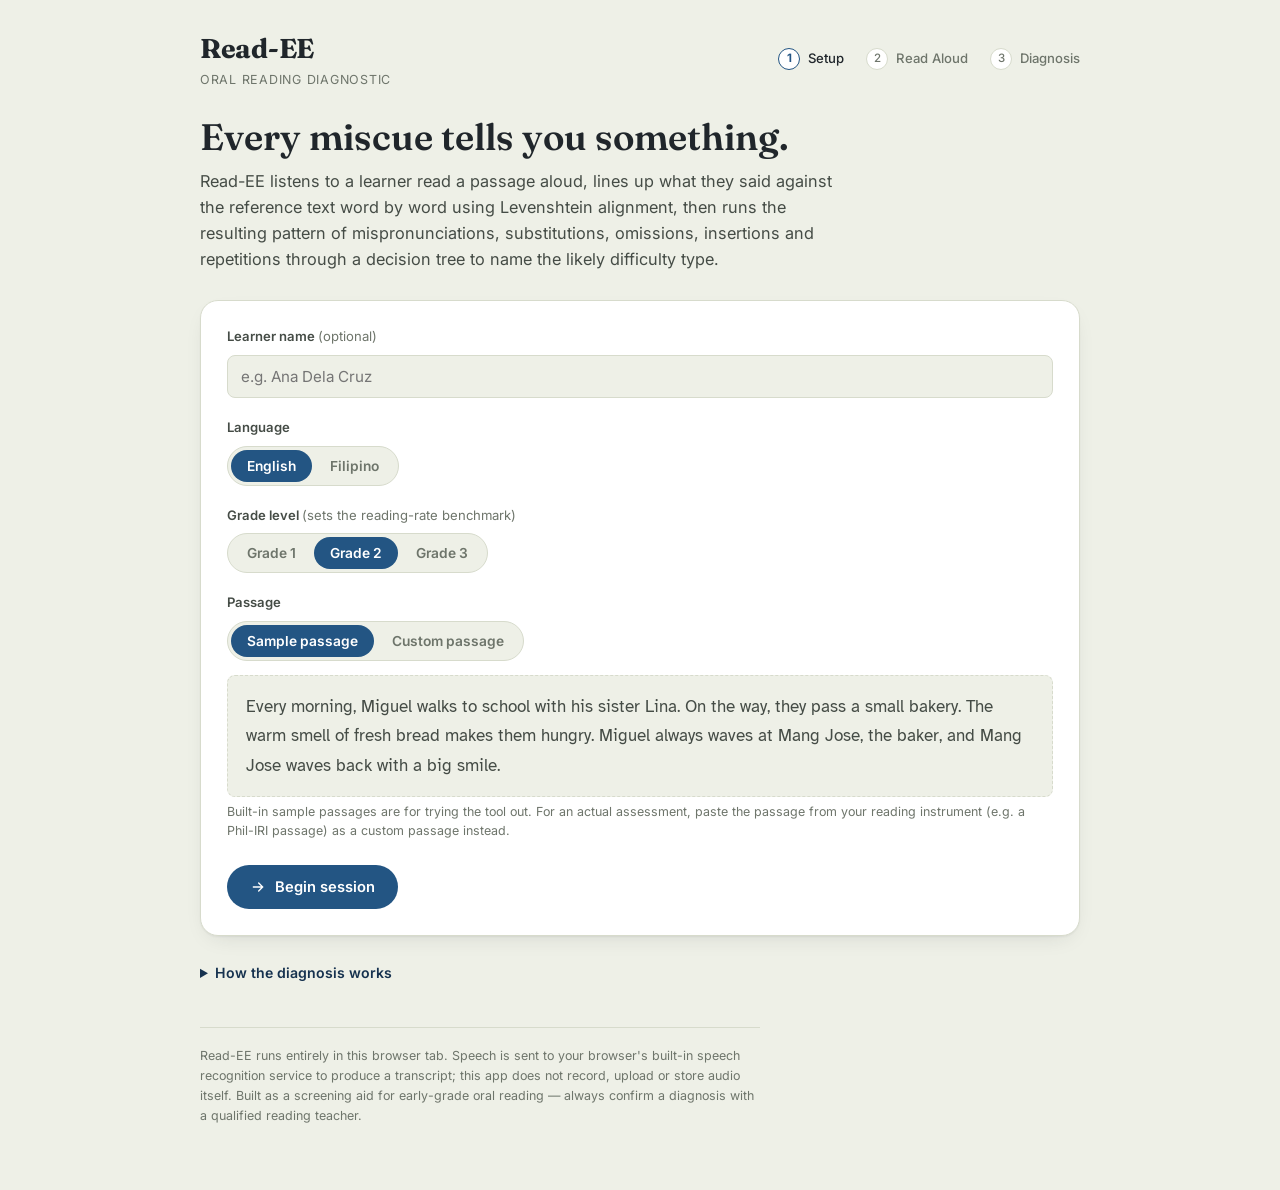
<file: index.html>
<!DOCTYPE html>
<html lang="en">
<head>
<meta charset="UTF-8" />
<meta name="viewport" content="width=device-width, initial-scale=1" />
<title>Read-EE — Oral Reading Diagnostic Tool</title>
<link rel="preconnect" href="https://fonts.googleapis.com">
<link rel="preconnect" href="https://fonts.gstatic.com" crossorigin>
<link href="https://fonts.googleapis.com/css2?family=Fraunces:opsz,wght@9..144,400;9..144,500;9..144,600;9..144,700&family=Atkinson+Hyperlegible:wght@400;700&family=Inter:wght@400;500;600;700&display=swap" rel="stylesheet">
<link rel="stylesheet" href="css/styles.css">
</head>
<body>
<div class="app">

  <header class="topbar">
    <div class="brand">
      <span class="brand-mark">Read-EE</span>
      <span class="brand-sub">Oral Reading Diagnostic</span>
    </div>
    <ol class="stepper" id="stepper">
      <li data-step="setup" class="active"><span>1</span>Setup</li>
      <li data-step="read"><span>2</span>Read Aloud</li>
      <li data-step="report"><span>3</span>Diagnosis</li>
    </ol>
  </header>

  <main>

    <!-- ===================== PAGE 1: SETUP ===================== -->
    <section class="stage" id="stage-setup">
      <div class="hero">
        <h1>Every miscue tells you something.</h1>
        <p>Read-EE listens to a learner read a passage aloud, lines up what they said against the reference text word by word using Levenshtein alignment, then runs the resulting pattern of mispronunciations, substitutions, omissions, insertions and repetitions through a decision tree to name the likely difficulty type.</p>
      </div>

      <div class="card">
        <div class="field">
          <label for="learnerName">Learner name <span style="font-weight:400;color:var(--ink-muted);">(optional)</span></label>
          <input class="text-input" id="learnerName" type="text" placeholder="e.g. Ana Dela Cruz" />
        </div>

        <div class="field">
          <label>Language</label>
          <div class="segmented" id="langSeg">
            <button type="button" data-value="en" class="active">English</button>
            <button type="button" data-value="fil">Filipino</button>
          </div>
        </div>

        <div class="field">
          <label>Grade level <span style="font-weight:400;color:var(--ink-muted);">(sets the reading-rate benchmark)</span></label>
          <div class="segmented" id="gradeSeg">
            <button type="button" data-value="Grade 1">Grade 1</button>
            <button type="button" data-value="Grade 2" class="active">Grade 2</button>
            <button type="button" data-value="Grade 3">Grade 3</button>
          </div>
        </div>

        <div class="field">
          <label>Passage</label>
          <div class="segmented" id="sourceSeg">
            <button type="button" data-value="sample" class="active">Sample passage</button>
            <button type="button" data-value="custom">Custom passage</button>
          </div>
          <div id="samplePreviewWrap">
            <p class="passage-preview" id="samplePreview"></p>
          </div>
          <div id="customWrap" style="display:none; margin-top:14px;">
            <textarea class="text-input" id="customPassage" placeholder="Paste or type the passage the learner will read aloud…"></textarea>
          </div>
          <p class="field-hint" id="passageHint">Built-in sample passages are for trying the tool out. For an actual assessment, paste the passage from your reading instrument (e.g. a Phil-IRI passage) as a custom passage instead.</p>
        </div>

        <div class="btn-row">
          <button class="btn btn-primary" id="beginBtn">
            <svg width="16" height="16" viewBox="0 0 24 24" fill="none" stroke="currentColor" stroke-width="2" stroke-linecap="round"><path d="M5 12h14M13 6l6 6-6 6"/></svg>
            Begin session
          </button>
        </div>
      </div>

      <details class="about">
        <summary>How the diagnosis works</summary>
        <div class="about-body">
          <p><strong>Alignment.</strong> The reference passage and the recognized speech are each split into words, then aligned with a word-level Levenshtein (edit-distance) algorithm — the same technique behind spell-checkers and word-error-rate scoring — to find the minimum set of matches, substitutions, omissions and insertions that turns one sequence into the other.</p>
          <p><strong>Sub-classification.</strong> Each substitution is re-scored with a character-level Levenshtein distance between the two words. A spoken word that is orthographically close to the reference word (e.g. "sleap" for "sleep") is labeled a <em>mispronunciation</em>; a spoken word that is simply a different word is labeled a <em>substitution</em>. Extra words that echo a neighboring word are labeled <em>repetitions</em> rather than plain insertions.</p>
          <p><strong>Decision tree.</strong> Word-recognition accuracy is banded the way an informal reading inventory bands it — independent (≥97%), instructional (90–96%), frustration (&lt;90%) — then cross-referenced with reading rate (words correct per minute) and whichever miscue type dominates, to output a specific difficulty type rather than only a level.</p>
          <p><strong>Limitations.</strong> Recognition quality depends on the browser's speech service, which is not tuned for children's or accented speech and can silently "auto-correct" a mispronunciation to the intended real word — undercounting some miscues, exactly as this project's own faster-whisper testing notes observed. Treat Read-EE as a fast screening aid, not a replacement for a trained examiner's judgment.</p>
        </div>
      </details>
    </section>

    <!-- ===================== PAGE 2: READ ALOUD ===================== -->
    <section class="stage" id="stage-read" hidden>
      <div class="hero" style="padding-bottom:18px;">
        <h1 style="font-size:clamp(1.4rem,2.6vw,1.8rem);">Reading session</h1>
        <p>Hand the device to the learner, or hold it where the microphone can hear them clearly, then press the microphone to begin.</p>
      </div>

      <div id="readBanner" class="banner banner-error" hidden></div>

      <div class="read-layout">
        <div class="card passage-card">
          <h3>Passage</h3>
          <p class="passage-text" id="readPassageText"></p>
        </div>

        <div class="card mic-panel">
          <div class="mic-ring-wrap">
            <div class="mic-ring" id="micRing"></div>
            <button class="btn mic-btn" id="micBtn" style="width:72px;height:72px;border-radius:50%;">
              <svg id="micIcon" width="26" height="26" viewBox="0 0 24 24" fill="none" stroke="currentColor" stroke-width="1.7" stroke-linecap="round" stroke-linejoin="round">
                <rect x="9" y="2" width="6" height="12" rx="3"></rect>
                <path d="M5 10a7 7 0 0 0 14 0"></path>
                <line x1="12" y1="17" x2="12" y2="21"></line>
                <line x1="8" y1="21" x2="16" y2="21"></line>
              </svg>
            </button>
          </div>
          <div class="mic-status" id="micStatus" aria-live="polite">Ready when you are</div>
          <div class="timer" id="timer">00:00</div>

          <div class="transcript-panel">
            <h4>Live transcript</h4>
            <div class="transcript-box" id="transcriptBox" aria-live="polite"></div>
          </div>
        </div>
      </div>

      <div class="btn-row">
        <button class="btn btn-ghost" id="backToSetup">&larr; Back to setup</button>
      </div>
    </section>

    <!-- ===================== PAGE 3: REPORT ===================== -->
    <section class="stage" id="stage-report" hidden>
      <div id="reportContent"></div>
    </section>

  </main>

  <p class="foot">Read-EE runs entirely in this browser tab. Speech is sent to your browser's built-in speech recognition service to produce a transcript; this app does not record, upload or store audio itself. Built as a screening aid for early-grade oral reading — always confirm a diagnosis with a qualified reading teacher.</p>
</div>

<script src="js/shared.js"></script>
<script src="js/setup.js"></script>
<script src="js/read.js"></script>
<script src="js/report.js"></script>
</body>
</html>
</file>
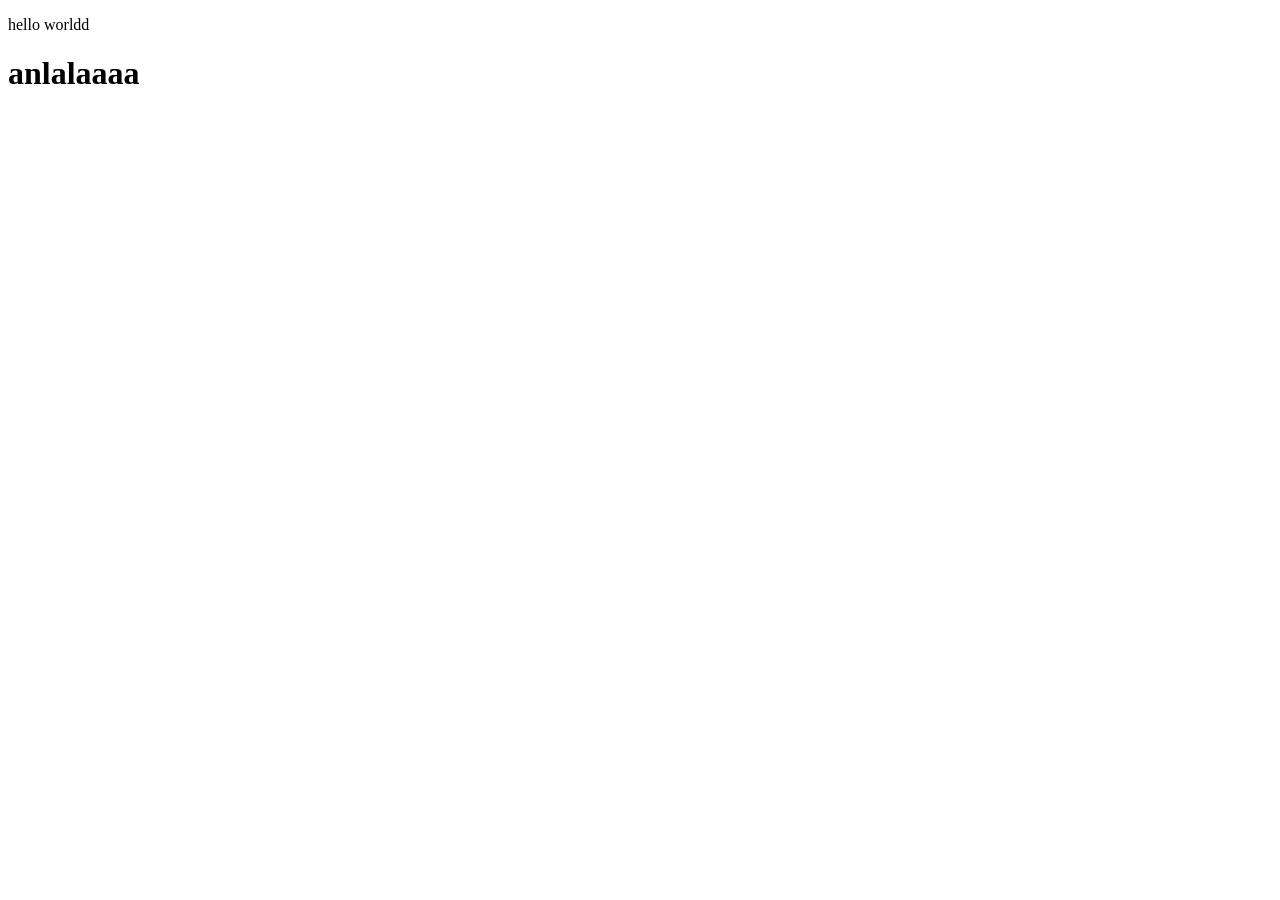
<file: try.html>
<!DOCTYPE html>
<html lang="en">
<head>
    <meta charset="UTF-8">
    <meta name="viewport" content="width=device-width, initial-scale=1.0">
    <title>Document</title>
</head>
<body>
    <p>hello worldd </p>
    <h1>anlalaaaa</h1>
</body>
</html>
</file>
<file: css/styles.css>
:root{
  --ink:#20262B; --ink-soft:#454C46; --ink-muted:#6E756B;
  --paper:#EEF0E7; --paper-deep:#E2E6D8; --card:#FFFFFF; --line:#D7DBCC;
  --blue:#235583; --blue-deep:#16324F; --blue-tint:#E4EBF1;
  --red:#A83E35;   --red-tint:#F4E7E4;
  --amber:#8C6023; --amber-tint:#F2E9D8;
  --violet:#5C4178; --violet-tint:#ECE5F1;
  --green:#2F6B4C; --green-tint:#E3EEE7;
  --radius-sm:8px; --radius-md:12px; --radius-lg:18px;
  --shadow:0 1px 2px rgba(32,38,43,.06), 0 8px 24px -12px rgba(32,38,43,.18);
  --font-display:'Fraunces',serif; --font-body:'Inter',system-ui,sans-serif; --font-passage:'Atkinson Hyperlegible','Inter',sans-serif;
}
*,*::before,*::after{ box-sizing:border-box; }
html,body{ margin:0; padding:0; }
body{
  background:var(--paper); color:var(--ink); font-family:var(--font-body);
  -webkit-font-smoothing:antialiased; line-height:1.5;
}
h1,h2,h3{ font-family:var(--font-display); font-weight:600; margin:0; color:var(--ink); }
p{ margin:0; }
button{ font-family:inherit; }
:focus-visible{ outline:2px solid var(--blue); outline-offset:2px; border-radius:4px; }

.app{ max-width:920px; margin:0 auto; padding:0 20px 64px; }

/* ---------- topbar ---------- */
.topbar{
  display:flex; align-items:center; justify-content:space-between; gap:24px;
  padding:28px 0 20px; flex-wrap:wrap;
}
.brand{ display:flex; flex-direction:column; gap:2px; }
.brand-mark{ font-family:var(--font-display); font-size:1.7rem; font-weight:700; letter-spacing:-0.01em; }
.brand-sub{ font-size:.78rem; color:var(--ink-muted); letter-spacing:.06em; text-transform:uppercase; }

.stepper{ list-style:none; display:flex; gap:22px; margin:0; padding:0; }
.stepper li{
  display:flex; align-items:center; gap:8px; font-size:.82rem; color:var(--ink-muted); font-weight:500;
}
.stepper li span{
  width:22px; height:22px; border-radius:50%; border:1.5px solid var(--line);
  display:inline-flex; align-items:center; justify-content:center; font-size:.72rem; color:var(--ink-muted);
  font-family:var(--font-body); background:var(--card);
}
.stepper li.active{ color:var(--ink); }
.stepper li.active span{ border-color:var(--blue); color:var(--blue); font-weight:700; }
.stepper li.done span{ border-color:var(--green); color:var(--card); background:var(--green); }

/* ---------- stage shell ---------- */
.stage{ animation:rise .38s ease both; }
.stage[hidden]{ display:none; }
@keyframes rise{ from{ opacity:0; transform:translateY(8px);} to{ opacity:1; transform:none; } }

.hero{ padding:6px 0 28px; max-width:640px; }
.hero h1{ font-size:clamp(1.7rem,3.4vw,2.3rem); line-height:1.15; margin-bottom:10px; }
.hero p{ color:var(--ink-soft); font-size:1.02rem; line-height:1.6; }

.card{
  background:var(--card); border:1px solid var(--line); border-radius:var(--radius-lg);
  box-shadow:var(--shadow); padding:26px;
}
.card + .card{ margin-top:18px; }

.field{ margin-bottom:20px; }
.field:last-child{ margin-bottom:0; }
.field label{ display:block; font-size:.82rem; font-weight:600; color:var(--ink-soft); margin-bottom:8px; }
.field-hint{ font-size:.78rem; color:var(--ink-muted); margin-top:6px; }
.text-input{
  width:100%; padding:11px 13px; border:1px solid var(--line); border-radius:var(--radius-sm);
  background:var(--paper); font-family:var(--font-body); font-size:.95rem; color:var(--ink);
}
textarea.text-input{ min-height:110px; resize:vertical; line-height:1.6; }

.segmented{ display:inline-flex; background:var(--paper); border:1px solid var(--line); border-radius:999px; padding:3px; gap:2px; }
.segmented button{
  border:none; background:transparent; padding:8px 16px; border-radius:999px; font-size:.86rem; font-weight:600;
  color:var(--ink-muted); cursor:pointer; transition:background .15s ease, color .15s ease;
}
.segmented button.active{ background:var(--blue); color:#fff; }
.segmented button:not(.active):hover{ color:var(--ink); }

.passage-preview{
  margin-top:14px; padding:16px 18px; background:var(--paper); border:1px dashed var(--line);
  border-radius:var(--radius-sm); font-family:var(--font-passage); font-size:1.05rem; line-height:1.75; color:var(--ink-soft);
}

.btn{
  display:inline-flex; align-items:center; gap:9px; justify-content:center;
  padding:12px 22px; border-radius:999px; border:1px solid transparent; font-weight:600; font-size:.92rem;
  cursor:pointer; transition:transform .1s ease, box-shadow .15s ease, background .15s ease;
}
.btn:active{ transform:scale(.98); }
.btn-primary{ background:var(--blue); color:#fff; }
.btn-primary:hover{ background:var(--blue-deep); }
.btn-secondary{ background:var(--card); color:var(--ink); border-color:var(--line); }
.btn-secondary:hover{ border-color:var(--ink-muted); }
.btn-ghost{ background:transparent; color:var(--ink-muted); padding:8px 4px; }
.btn-ghost:hover{ color:var(--ink); }
.btn[disabled]{ opacity:.5; cursor:not-allowed; }
.btn-row{ display:flex; gap:12px; flex-wrap:wrap; align-items:center; margin-top:24px; }

.banner{
  display:flex; gap:10px; align-items:flex-start; padding:13px 16px; border-radius:var(--radius-sm);
  font-size:.88rem; line-height:1.5; margin-bottom:18px;
}
.banner-error{ background:var(--red-tint); color:var(--red); }
.banner-info{ background:var(--blue-tint); color:var(--blue-deep); }
.banner[hidden]{ display:none; }

/* ---------- read stage ---------- */
.read-layout{ display:grid; grid-template-columns:1.5fr 1fr; gap:20px; align-items:start; }
@media (max-width:760px){ .read-layout{ grid-template-columns:1fr; } }

.passage-card{ padding:30px; }
.passage-card h3{ font-size:.78rem; text-transform:uppercase; letter-spacing:.07em; color:var(--ink-muted); margin-bottom:14px; font-family:var(--font-body); font-weight:700; }
.passage-text{ font-family:var(--font-passage); font-size:clamp(1.25rem,2.4vw,1.55rem); line-height:1.85; color:var(--ink); }

.mic-panel{ padding:26px; display:flex; flex-direction:column; align-items:center; gap:16px; text-align:center; }
.mic-ring-wrap{ position:relative; width:96px; height:96px; display:flex; align-items:center; justify-content:center; }
.mic-ring{
  position:absolute; inset:0; border-radius:50%; background:var(--blue-tint);
  transform:scale(1); transition:transform .09s linear; --level:0;
}
.mic-ring.listening{ transform:scale(calc(1 + var(--level, 0) * 0.55)); }
.mic-btn{
  position:relative; z-index:1; width:72px; height:72px; border-radius:50%; border:none;
  background:var(--blue); color:#fff; display:flex; align-items:center; justify-content:center; cursor:pointer;
  box-shadow:0 6px 18px -6px rgba(35,85,131,.55); transition:background .15s ease;
}
.mic-btn:hover{ background:var(--blue-deep); }
.mic-btn.recording{ background:var(--red); box-shadow:0 6px 18px -6px rgba(168,62,53,.55); }
.mic-btn.recording:hover{ background:#8A332B; }
.mic-btn[disabled]{ opacity:.55; cursor:not-allowed; }
.mic-status{ font-weight:600; font-size:.92rem; }
.timer{ font-family:var(--font-passage); font-variant-numeric:tabular-nums; font-size:1.5rem; color:var(--ink-soft); }
.spin{ width:16px; height:16px; border-radius:50%; border:2px solid rgba(255,255,255,.4); border-top-color:#fff; animation:spin .7s linear infinite; }
@keyframes spin{ to{ transform:rotate(360deg); } }

.transcript-panel{ width:100%; text-align:left; }
.transcript-panel h4{ font-size:.72rem; text-transform:uppercase; letter-spacing:.06em; color:var(--ink-muted); margin-bottom:6px; font-weight:700; }
.transcript-box{
  background:var(--paper); border:1px solid var(--line); border-radius:var(--radius-sm); padding:10px 12px;
  height:88px; overflow-y:auto; font-size:.86rem; color:var(--ink-soft); line-height:1.5;
}
.transcript-box:empty::before{ content:"Waiting for the learner to begin reading…"; color:var(--ink-muted); font-style:italic; }

/* ---------- report stage ---------- */
.report-meta{ display:flex; flex-wrap:wrap; gap:6px 18px; font-size:.82rem; color:var(--ink-muted); margin-bottom:16px; }
.report-meta strong{ color:var(--ink-soft); }

.diagnosis-card{ background:linear-gradient(155deg,var(--blue-deep),var(--blue)); color:#fff; padding:28px 30px; }
.diagnosis-card .eyebrow{ font-size:.74rem; text-transform:uppercase; letter-spacing:.08em; opacity:.75; font-weight:700; margin-bottom:8px; }
.diagnosis-card h2{ color:#fff; font-size:clamp(1.35rem,2.6vw,1.8rem); margin-bottom:10px; }
.diagnosis-card .band{ display:inline-block; font-size:.78rem; font-weight:600; background:rgba(255,255,255,.16); padding:4px 12px; border-radius:999px; margin-bottom:14px; }
.diagnosis-card p{ opacity:.92; line-height:1.6; font-size:.95rem; max-width:60ch; }

.metrics-grid{ display:grid; grid-template-columns:repeat(4,1fr); gap:14px; margin-top:18px; }
@media (max-width:640px){ .metrics-grid{ grid-template-columns:repeat(2,1fr); } }
.metric{ background:var(--card); border:1px solid var(--line); border-radius:var(--radius-md); padding:16px 18px; }
.metric .val{ font-family:var(--font-display); font-size:1.6rem; font-weight:700; }
.metric .lbl{ font-size:.74rem; color:var(--ink-muted); text-transform:uppercase; letter-spacing:.05em; margin-top:2px; }

.miscue-bar{ display:flex; flex-wrap:wrap; gap:10px; margin-top:14px; }
.miscue-chip{ display:flex; align-items:center; gap:7px; font-size:.8rem; padding:7px 12px; border-radius:999px; background:var(--paper); border:1px solid var(--line); }
.miscue-chip .dot{ width:8px; height:8px; border-radius:50%; }

.record-card h3{ font-size:.78rem; text-transform:uppercase; letter-spacing:.07em; color:var(--ink-muted); margin-bottom:16px; font-family:var(--font-body); font-weight:700; }
.record-text{ font-family:var(--font-passage); font-size:1.2rem; line-height:2.5; color:var(--ink); }
.record-text .w{ display:inline-block; opacity:0; animation:wordin .3s ease forwards; }
@keyframes wordin{ from{ opacity:0; transform:translateY(3px);} to{ opacity:1; transform:none; } }
.w-match{ }
.w-sub, .w-mispron{ position:relative; padding-top:1.15em; text-align:center; }
.w-sub .said, .w-mispron .said{
  position:absolute; top:-.05em; left:50%; transform:translateX(-50%); white-space:nowrap;
  font-family:var(--font-body); font-size:.66em; font-weight:700; padding:1px 6px; border-radius:5px;
}
.w-sub .said{ color:var(--red); background:var(--red-tint); }
.w-mispron .said{ color:var(--amber); background:var(--amber-tint); }
.w-sub .ref, .w-mispron .ref{ text-decoration:line-through; text-decoration-thickness:1.5px; }
.w-sub .ref{ text-decoration-color:var(--red); color:var(--ink-muted); }
.w-mispron .ref{ text-decoration-color:var(--amber); color:var(--ink-muted); }
.w-omit .word{ border:1.5px dotted var(--ink-muted); border-radius:999px; padding:1px 9px; color:var(--ink-muted); }
.w-ins{ background:var(--amber-tint); color:var(--amber); border-radius:999px; padding:1px 9px; font-size:.92em; }
.w-ins .plus{ font-weight:700; margin-right:2px; }
.w-rep{ position:relative; padding-top:1.15em; text-align:center; }
.w-rep .tag{
  position:absolute; top:-.05em; left:50%; transform:translateX(-50%);
  font-family:var(--font-body); font-size:.6em; font-weight:800; color:#fff; background:var(--violet);
  padding:1px 5px; border-radius:5px;
}
.w-rep .word{ border-bottom:1.5px solid var(--violet); color:var(--violet); }

.legend{ display:flex; flex-wrap:wrap; gap:16px; margin-top:20px; padding-top:18px; border-top:1px solid var(--line); }
.legend-item{ display:flex; align-items:center; gap:8px; font-size:.78rem; color:var(--ink-muted); }
.legend-swatch{ width:14px; height:14px; border-radius:4px; flex-shrink:0; }

details.about{ margin-top:22px; }
details.about summary{ cursor:pointer; font-weight:600; font-size:.88rem; color:var(--blue-deep); padding:4px 0; }
details.about .about-body{ font-size:.86rem; color:var(--ink-soft); line-height:1.65; padding:12px 2px 4px; max-width:70ch; }
details.about .about-body p + p{ margin-top:10px; }

.foot{ margin-top:40px; padding-top:18px; border-top:1px solid var(--line); font-size:.78rem; color:var(--ink-muted); line-height:1.6; max-width:70ch; }

@media (prefers-reduced-motion:reduce){
  *{ animation-duration:.001ms !important; animation-iteration-count:1 !important; transition-duration:.001ms !important; }
}

@media print{
  .topbar, .foot, details.about, #stage-setup, #stage-read, .actions, .btn-row{ display:none !important; }
  body{ background:#fff; }
  .app{ max-width:100%; }
  .card{ box-shadow:none; border:1px solid #ccc; }
  .diagnosis-card{ background:#f2f2f2 !important; color:#111 !important; -webkit-print-color-adjust:exact; print-color-adjust:exact; }
  .diagnosis-card h2, .diagnosis-card p{ color:#111 !important; }
}
</file>
